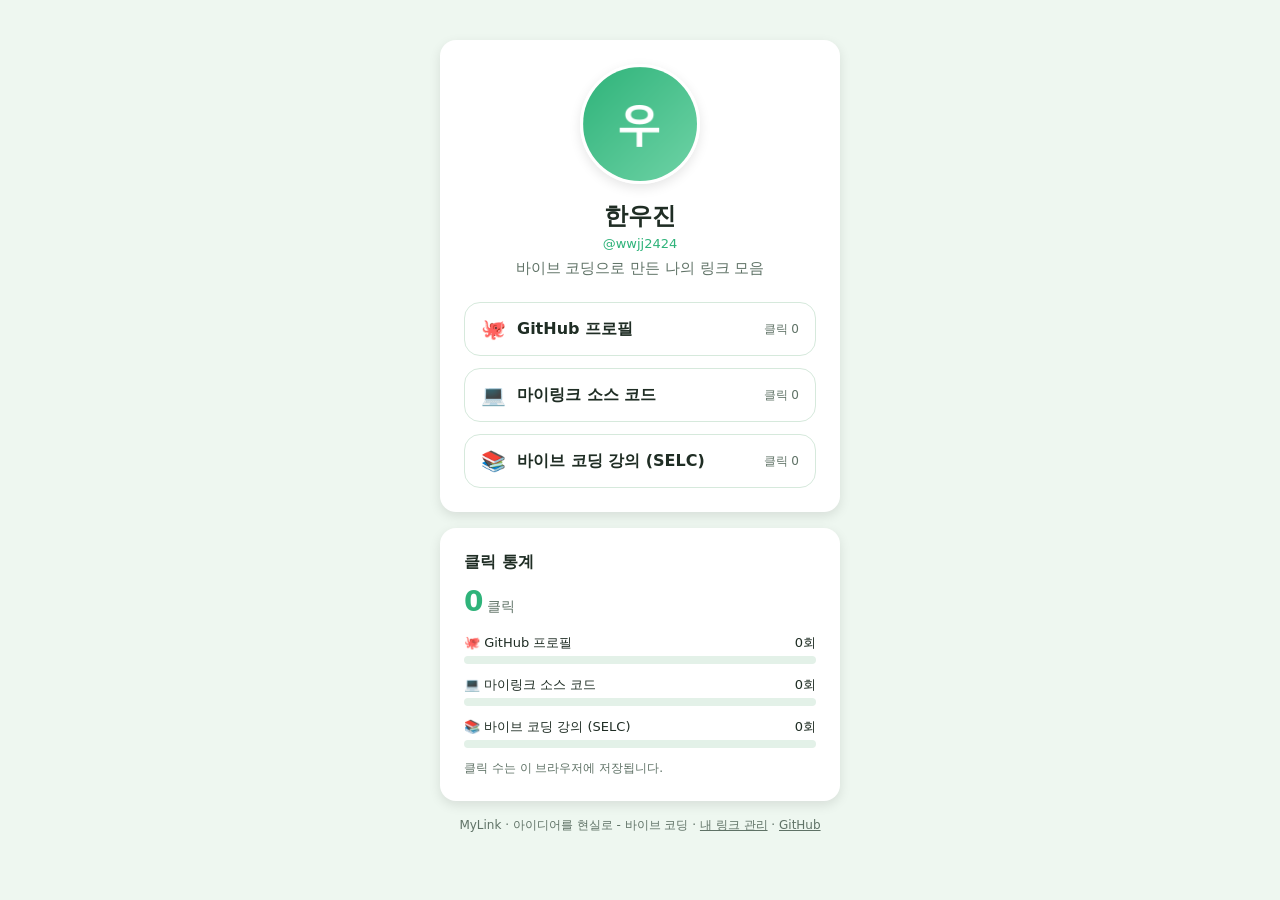
<file: MyLink/index.html>
<!DOCTYPE html>
<html lang="ko">
<head>
  <meta charset="UTF-8">
  <meta name="viewport" content="width=device-width, initial-scale=1.0">
  <title>마이링크 - 한우진</title>
  <meta name="description" content="나만의 링크 페이지를 30분 만에!">
  <meta property="og:type" content="website">
  <meta property="og:title" content="마이링크 - 한우진">
  <meta property="og:description" content="나만의 링크 페이지를 30분 만에!">
  <meta property="og:url" content="https://wwjj2424-del.github.io/mylink/MyLink/">
  <meta property="og:image" content="https://wwjj2424-del.github.io/mylink/MyLink/og.png">
  <meta property="og:image:width" content="1200">
  <meta property="og:image:height" content="630">
  <link rel="icon" href="data:image/svg+xml,%3Csvg xmlns='http://www.w3.org/2000/svg' viewBox='0 0 100 100'%3E%3Ctext y='.9em' font-size='90'%3E%F0%9F%94%97%3C/text%3E%3C/svg%3E">
  <link rel="stylesheet" href="style.css">
</head>
<body>
  <div class="page">
    <main class="card profile">
      <img class="profile-img" src="profile.png" alt="프로필 이미지">
      <h1 id="display-name"></h1>
      <p class="username" id="username"></p>
      <p class="bio" id="bio"></p>
      <ul class="links" id="links"></ul>
    </main>

    <section class="card stats" id="stats" aria-labelledby="stats-title">
      <h2 id="stats-title">클릭 통계</h2>
      <p class="total"><strong data-total>0</strong>클릭</p>
      <div data-stat-list></div>
      <p class="note">클릭 수는 이 브라우저에 저장됩니다.</p>
    </section>

    <footer>
      MyLink · 아이디어를 현실로 - 바이브 코딩 ·
      <a href="mypage.html">내 링크 관리</a> ·
      <a href="https://github.com/wwjj2424-del/mylink" target="_blank" rel="noopener">GitHub</a>
    </footer>
  </div>

  <script src="data.js"></script>
  <script src="ui.js"></script>
  <script>
    const profile = MyLinkData.getProfile();
    document.getElementById("display-name").textContent = profile.displayName;
    document.getElementById("username").textContent = profile.username ? `@${profile.username}` : "";
    document.getElementById("bio").textContent = profile.bio;

    const stats = document.getElementById("stats");
    const list = document.getElementById("links");

    function render() {
      const links = MyLinkData.getLinks();
      const clicks = MyLinkData.getClicks();
      list.replaceChildren();

      if (links.length === 0) {
        const empty = document.createElement("li");
        empty.className = "empty";
        empty.textContent = "아직 등록된 링크가 없어요.";
        list.appendChild(empty);
      }

      links.forEach(link => {
        const li = document.createElement("li");
        const a = document.createElement("a");
        a.className = "link";
        a.href = link.url;
        a.target = "_blank";
        a.rel = "noopener";

        const icon = document.createElement("span");
        icon.className = "link-icon";
        icon.setAttribute("aria-hidden", "true");
        icon.textContent = MyLinkUI.icon(link.icon);
        const title = document.createElement("span");
        title.className = "link-title";
        title.textContent = link.title;
        const count = document.createElement("span");
        count.className = "count";
        count.textContent = `클릭 ${clicks[link.id] || 0}`;

        a.append(icon, title, count);
        a.addEventListener("click", () => {
          count.textContent = `클릭 ${MyLinkData.addClick(link.id)}`;
          MyLinkUI.renderStats(stats, MyLinkData.getLinks(), MyLinkData.getClicks());
        });

        li.appendChild(a);
        list.appendChild(li);
      });

      MyLinkUI.renderStats(stats, links, clicks);
    }

    render();
  </script>
</body>
</html>
</file>
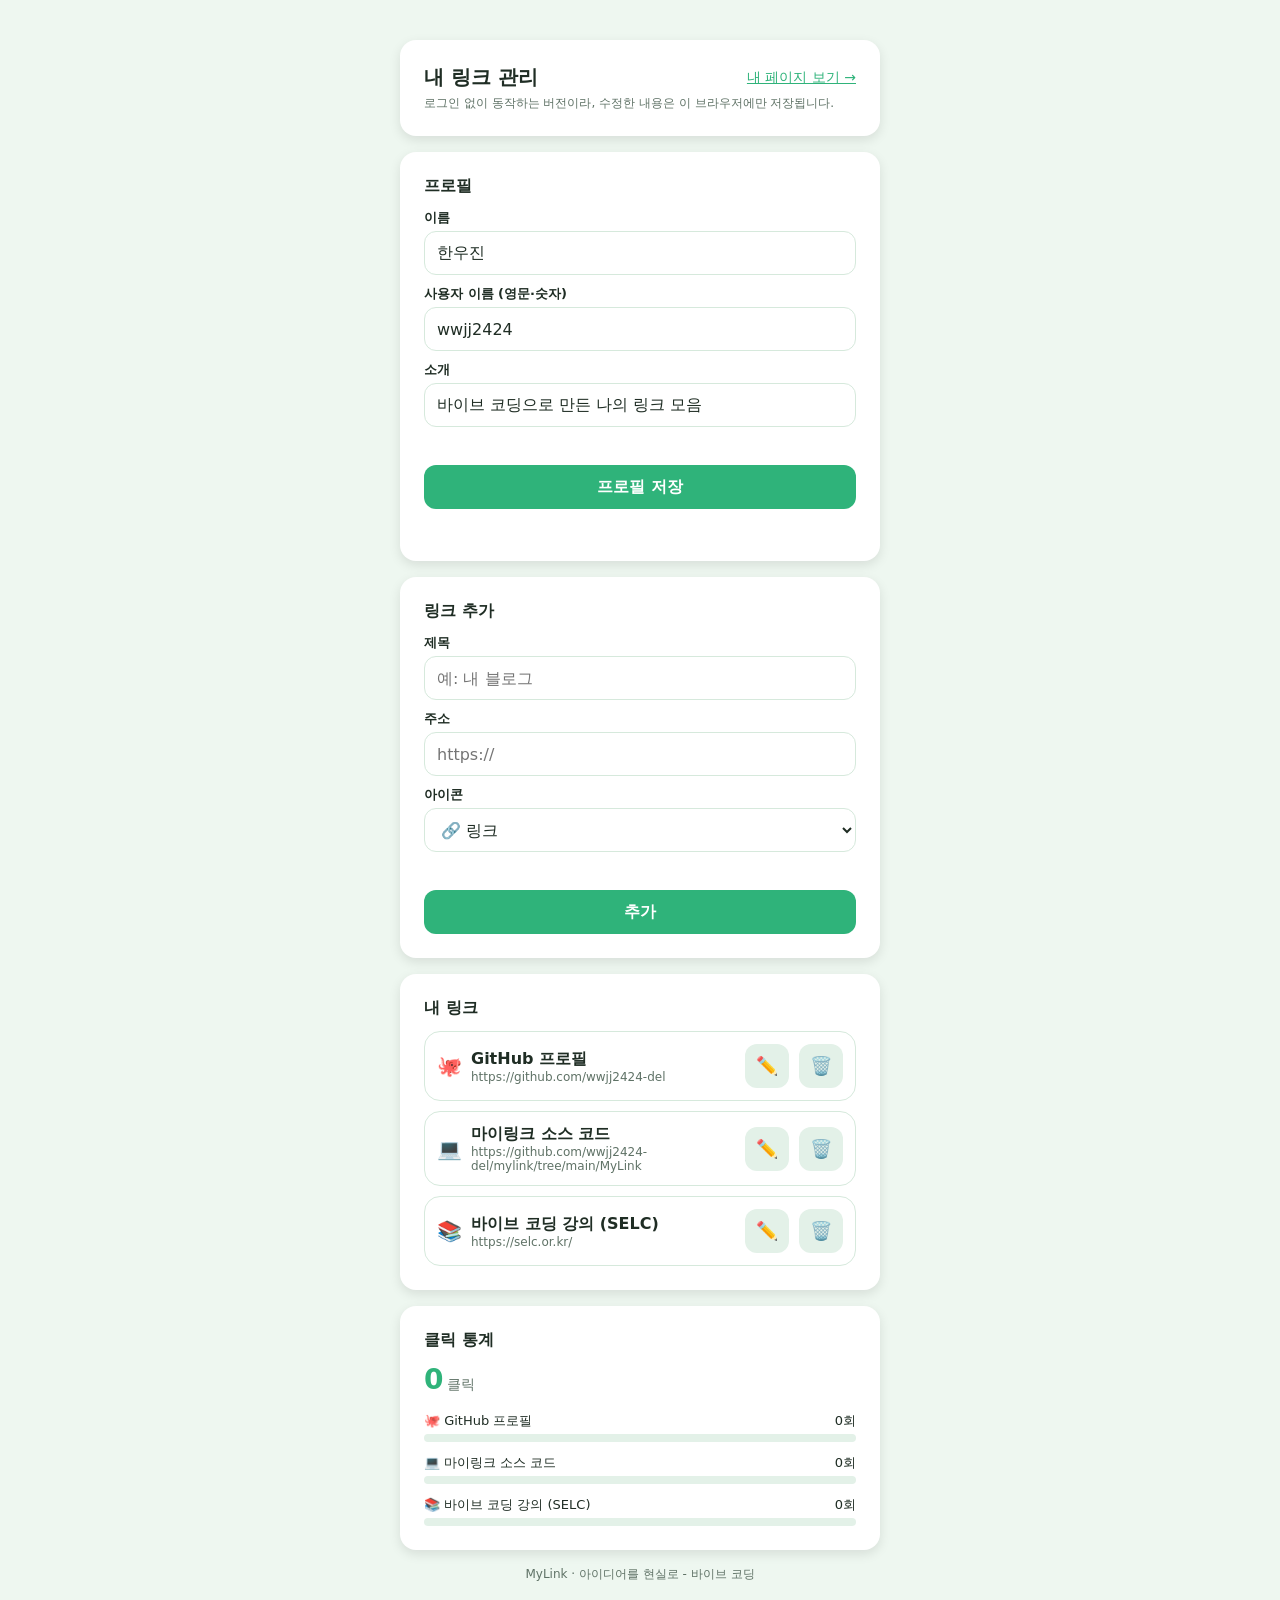
<file: MyLink/mypage.html>
<!DOCTYPE html>
<html lang="ko">
<head>
  <meta charset="UTF-8">
  <meta name="viewport" content="width=device-width, initial-scale=1.0">
  <title>내 링크 관리 - 마이링크</title>
  <meta name="robots" content="noindex">
  <link rel="icon" href="data:image/svg+xml,%3Csvg xmlns='http://www.w3.org/2000/svg' viewBox='0 0 100 100'%3E%3Ctext y='.9em' font-size='90'%3E%F0%9F%94%97%3C/text%3E%3C/svg%3E">
  <link rel="stylesheet" href="style.css">
  <style>
    .page-head { display: flex; justify-content: space-between; align-items: center; gap: 12px; }
    .page-head h1 { margin: 0; font-size: 20px; }
    .page-head a { font-size: 14px; color: var(--accent); }
    .storage-note { margin: 4px 0 0; font-size: 12px; color: var(--muted); }

    form { display: grid; gap: 10px; }
    label { font-size: 13px; font-weight: 600; }
    input, select {
      width: 100%;
      min-height: 44px;
      padding: 0 12px;
      border: 1px solid var(--border);
      border-radius: 12px;
      background: var(--card);
      color: var(--text);
      font: inherit;
    }
    .field { display: grid; gap: 4px; }
    .error { margin: 0; min-height: 18px; font-size: 13px; color: var(--danger); }
    .saved { margin: 0; font-size: 13px; color: var(--accent); min-height: 18px; }

    ul.manage { list-style: none; margin: 0; padding: 0; display: grid; gap: 10px; }
    .item {
      display: flex; align-items: center; gap: 10px;
      padding: 12px;
      border: 1px solid var(--border);
      border-radius: 16px;
    }
    .item-body { flex: 1; min-width: 0; }
    .item-title { font-weight: 600; overflow-wrap: anywhere; }
    .item-url { font-size: 12px; color: var(--muted); overflow-wrap: anywhere; }
    .badge {
      display: inline-block; margin-left: 6px; padding: 1px 6px;
      border-radius: 6px; background: var(--accent); color: #fff;
      font-size: 10px; font-weight: 700; vertical-align: middle;
    }
    .icon-btn {
      width: 44px; height: 44px; flex-shrink: 0;
      border: none; border-radius: 12px;
      background: var(--track); cursor: pointer; font-size: 18px;
    }
    .edit-form { display: grid; gap: 8px; flex: 1; }
    .row-actions { display: flex; gap: 8px; justify-content: flex-end; }

    .modal-backdrop {
      position: fixed; inset: 0;
      background: rgba(0, 0, 0, 0.45);
      display: none; align-items: center; justify-content: center;
      padding: 16px;
    }
    .modal-backdrop.open { display: flex; }
    .modal { width: 100%; max-width: 360px; text-align: center; }
    .modal h2 { margin: 0 0 8px; font-size: 18px; }
    .modal p { margin: 0 0 6px; font-size: 14px; }
    .modal .warn { color: var(--danger); font-size: 13px; margin-bottom: 20px; }
    .modal-actions { display: flex; gap: 8px; }
    .modal-actions .btn { flex: 1; }
  </style>
</head>
<body>
  <div class="page wide">
    <header class="card">
      <div class="page-head">
        <h1>내 링크 관리</h1>
        <a href="index.html">내 페이지 보기 →</a>
      </div>
      <p class="storage-note">로그인 없이 동작하는 버전이라, 수정한 내용은 이 브라우저에만 저장됩니다.</p>
    </header>

    <section class="card" aria-labelledby="profile-title">
      <h2 id="profile-title">프로필</h2>
      <form id="profile-form" novalidate>
        <div class="field">
          <label for="p-name">이름</label>
          <input id="p-name" maxlength="30">
        </div>
        <div class="field">
          <label for="p-username">사용자 이름 (영문·숫자)</label>
          <input id="p-username" maxlength="30">
        </div>
        <div class="field">
          <label for="p-bio">소개</label>
          <input id="p-bio" maxlength="80">
        </div>
        <p class="error" id="profile-error" role="alert"></p>
        <button class="btn btn-primary" type="submit">프로필 저장</button>
        <p class="saved" id="profile-saved" aria-live="polite"></p>
      </form>
    </section>

    <section class="card" aria-labelledby="add-title">
      <h2 id="add-title">링크 추가</h2>
      <form id="add-form" novalidate>
        <div class="field">
          <label for="add-title-input">제목</label>
          <input id="add-title-input" maxlength="40" placeholder="예: 내 블로그">
        </div>
        <div class="field">
          <label for="add-url-input">주소</label>
          <input id="add-url-input" inputmode="url" placeholder="https://">
        </div>
        <div class="field">
          <label for="add-icon-input">아이콘</label>
          <select id="add-icon-input"></select>
        </div>
        <p class="error" id="add-error" role="alert"></p>
        <button class="btn btn-primary" type="submit">추가</button>
      </form>
    </section>

    <section class="card" aria-labelledby="list-title">
      <h2 id="list-title">내 링크</h2>
      <ul class="manage" id="manage-list"></ul>
    </section>

    <section class="card stats" id="stats" aria-labelledby="stats-title">
      <h2 id="stats-title">클릭 통계</h2>
      <p class="total"><strong data-total>0</strong>클릭</p>
      <div data-stat-list></div>
    </section>

    <footer>MyLink · 아이디어를 현실로 - 바이브 코딩</footer>
  </div>

  <div class="modal-backdrop" id="delete-modal" role="dialog" aria-modal="true" aria-labelledby="modal-title">
    <div class="card modal">
      <h2 id="modal-title">정말 삭제하시겠습니까?</h2>
      <p id="modal-text"></p>
      <p class="warn">삭제한 링크는 되돌릴 수 없어요.</p>
      <div class="modal-actions">
        <button class="btn btn-gray" type="button" id="modal-cancel">취소</button>
        <button class="btn btn-danger" type="button" id="modal-confirm">삭제하기</button>
      </div>
    </div>
  </div>

  <script src="data.js"></script>
  <script src="ui.js"></script>
  <script>
    const stats = document.getElementById("stats");
    const manageList = document.getElementById("manage-list");
    const newIds = new Set();
    let editingId = null;
    let deletingId = null;

    // 링크 입력값 검사: 문제가 있으면 안내 문구를, 없으면 빈 문자열을 돌려줍니다.
    function validateLink(title, url) {
      if (!title) return "제목을 입력해주세요";
      if (!url) return "주소를 입력해주세요";
      if (!MyLinkData.isValidUrl(url)) return "올바른 주소를 입력해주세요";
      return "";
    }

    function iconOptions(select, selected) {
      select.replaceChildren();
      Object.keys(MyLinkUI.ICONS).forEach(key => {
        const option = document.createElement("option");
        option.value = key;
        option.textContent = `${MyLinkUI.ICONS[key]} ${MyLinkUI.ICON_LABELS[key]}`;
        option.selected = key === selected;
        select.appendChild(option);
      });
    }

    // 프로필
    const profile = MyLinkData.getProfile();
    const pName = document.getElementById("p-name");
    const pUsername = document.getElementById("p-username");
    const pBio = document.getElementById("p-bio");
    pName.value = profile.displayName;
    pUsername.value = profile.username;
    pBio.value = profile.bio;

    document.getElementById("profile-form").addEventListener("submit", event => {
      event.preventDefault();
      const error = document.getElementById("profile-error");
      const saved = document.getElementById("profile-saved");
      saved.textContent = "";
      const displayName = pName.value.trim();
      const username = pUsername.value.trim();
      if (!displayName) { error.textContent = "이름을 입력해주세요"; return; }
      if (!/^[a-zA-Z0-9_-]{2,30}$/.test(username)) {
        error.textContent = "사용자 이름은 영문, 숫자, -, _ 로 2자 이상 입력해주세요";
        return;
      }
      error.textContent = "";
      MyLinkData.saveProfile({ displayName, username, bio: pBio.value.trim() });
      saved.textContent = "저장했어요.";
    });

    // 링크 추가: 실패하면 입력값을 그대로 두고, 성공하면 입력 칸을 비웁니다.
    const addTitle = document.getElementById("add-title-input");
    const addUrl = document.getElementById("add-url-input");
    const addIcon = document.getElementById("add-icon-input");
    iconOptions(addIcon, "link");

    document.getElementById("add-form").addEventListener("submit", event => {
      event.preventDefault();
      const title = addTitle.value.trim();
      const url = addUrl.value.trim();
      const message = validateLink(title, url);
      document.getElementById("add-error").textContent = message;
      if (message) return;

      const link = MyLinkData.addLink({ title, url, icon: addIcon.value });
      newIds.add(link.id);
      addTitle.value = "";
      addUrl.value = "";
      iconOptions(addIcon, "link");
      addTitle.focus();
      render();
    });

    // 목록: 보기 모드 / 인라인 수정 모드
    function viewRow(link) {
      const li = document.createElement("li");
      li.className = "item";

      const icon = document.createElement("span");
      icon.className = "link-icon";
      icon.setAttribute("aria-hidden", "true");
      icon.textContent = MyLinkUI.icon(link.icon);

      const body = document.createElement("div");
      body.className = "item-body";
      const title = document.createElement("div");
      title.className = "item-title";
      title.textContent = link.title;
      if (newIds.has(link.id)) {
        const badge = document.createElement("span");
        badge.className = "badge";
        badge.textContent = "NEW";
        title.appendChild(badge);
      }
      const url = document.createElement("div");
      url.className = "item-url";
      url.textContent = link.url;
      body.append(title, url);

      const edit = document.createElement("button");
      edit.className = "icon-btn";
      edit.type = "button";
      edit.textContent = "✏️";
      edit.setAttribute("aria-label", `${link.title} 수정`);
      edit.addEventListener("click", () => { editingId = link.id; render(); });

      const remove = document.createElement("button");
      remove.className = "icon-btn";
      remove.type = "button";
      remove.textContent = "🗑️";
      remove.setAttribute("aria-label", `${link.title} 삭제`);
      remove.addEventListener("click", () => openDeleteModal(link));

      li.append(icon, body, edit, remove);
      return li;
    }

    function editRow(link) {
      const li = document.createElement("li");
      li.className = "item";
      const form = document.createElement("form");
      form.className = "edit-form";
      form.noValidate = true;

      const title = document.createElement("input");
      title.value = link.title;
      title.maxLength = 40;
      title.setAttribute("aria-label", "제목");
      const url = document.createElement("input");
      url.value = link.url;
      url.inputMode = "url";
      url.setAttribute("aria-label", "주소");
      const icon = document.createElement("select");
      icon.setAttribute("aria-label", "아이콘");
      iconOptions(icon, link.icon || "link");
      const error = document.createElement("p");
      error.className = "error";
      error.setAttribute("role", "alert");

      const actions = document.createElement("div");
      actions.className = "row-actions";
      const cancel = document.createElement("button");
      cancel.type = "button";
      cancel.className = "btn btn-gray";
      cancel.textContent = "취소";
      cancel.addEventListener("click", () => { editingId = null; render(); });
      const save = document.createElement("button");
      save.type = "submit";
      save.className = "btn btn-primary";
      save.textContent = "저장";
      actions.append(cancel, save);

      form.addEventListener("submit", event => {
        event.preventDefault();
        const message = validateLink(title.value.trim(), url.value.trim());
        error.textContent = message;
        if (message) return;
        MyLinkData.updateLink(link.id, { title: title.value.trim(), url: url.value.trim(), icon: icon.value });
        editingId = null;
        render();
      });

      form.append(title, url, icon, error, actions);
      li.appendChild(form);
      setTimeout(() => title.focus());
      return li;
    }

    // 삭제 확인 모달
    const modal = document.getElementById("delete-modal");
    function openDeleteModal(link) {
      deletingId = link.id;
      document.getElementById("modal-text").textContent = `"${link.title}" 링크가 삭제됩니다.`;
      modal.classList.add("open");
      document.getElementById("modal-cancel").focus();
    }
    function closeDeleteModal() {
      deletingId = null;
      modal.classList.remove("open");
    }
    document.getElementById("modal-cancel").addEventListener("click", closeDeleteModal);
    document.getElementById("modal-confirm").addEventListener("click", () => {
      if (deletingId) MyLinkData.deleteLink(deletingId);
      closeDeleteModal();
      render();
    });
    modal.addEventListener("click", event => { if (event.target === modal) closeDeleteModal(); });
    document.addEventListener("keydown", event => { if (event.key === "Escape") closeDeleteModal(); });

    function render() {
      const links = MyLinkData.getLinks();
      manageList.replaceChildren();
      if (links.length === 0) {
        const empty = document.createElement("li");
        empty.className = "empty";
        empty.textContent = "아직 링크가 없어요. 위에서 추가해 보세요.";
        manageList.appendChild(empty);
      }
      links.forEach(link => manageList.appendChild(link.id === editingId ? editRow(link) : viewRow(link)));
      MyLinkUI.renderStats(stats, links, MyLinkData.getClicks());
    }

    render();
  </script>
</body>
</html>
</file>
<file: MyLink/style.css>
/* 마이링크 공통 스타일 (4주차 기준: 카드, 그림자, 둥근 모서리 16px, 원형 프로필 120px) */
:root {
  --bg: #eef7f0;
  --card: #ffffff;
  --text: #1f2d24;
  --muted: #5f7266;
  --accent: #2fb37a;
  --track: #e3f1e8;
  --border: #d6e9dc;
  --danger: #e5484d;
  --gray: #8a968f;
  --shadow: 0 4px 12px rgba(0, 0, 0, 0.1);
}
@media (prefers-color-scheme: dark) {
  :root {
    --bg: #121a15;
    --card: #1b2620;
    --text: #e6f2ea;
    --muted: #9db5a6;
    --accent: #3cc98a;
    --track: #24332a;
    --border: #2a3a31;
    --shadow: 0 4px 12px rgba(0, 0, 0, 0.4);
  }
}

* { box-sizing: border-box; }
body {
  margin: 0;
  min-height: 100vh;
  background: var(--bg);
  color: var(--text);
  font-family: "Pretendard", "Apple SD Gothic Neo", "Malgun Gothic", system-ui, sans-serif;
  display: flex;
  justify-content: center;
  padding: 40px 0;
}

/* 반응형: 모바일 100%(패딩 16px) / 태블릿 80%(최대 480px) / 데스크탑 400px 고정 */
.page { width: 100%; padding: 0 16px; display: grid; gap: 16px; align-content: start; }
@media (min-width: 768px) { .page { width: 80%; max-width: 480px; padding: 0; } }
@media (min-width: 1024px) { .page { width: 400px; } }
.page.wide { max-width: 520px; }
@media (min-width: 1024px) { .page.wide { width: 480px; } }

.card {
  background: var(--card);
  border-radius: 16px;
  box-shadow: var(--shadow);
  padding: 24px;
}

.profile { text-align: center; }
.profile-img {
  width: 120px; height: 120px;
  border-radius: 50%;
  border: 3px solid #fff;
  box-shadow: var(--shadow);
  object-fit: cover;
  display: block;
  margin: 0 auto 16px;
}
.profile h1 { margin: 0 0 4px; font-size: 24px; }
.username { margin: 0 0 8px; font-size: 13px; color: var(--accent); }
.bio { margin: 0 0 24px; color: var(--muted); font-size: 15px; }

ul.links { list-style: none; margin: 0; padding: 0; display: grid; gap: 12px; text-align: left; }
a.link {
  display: flex; align-items: center; gap: 12px;
  padding: 14px 16px;
  min-height: 44px;
  background: var(--card);
  border: 1px solid var(--border);
  border-radius: 16px;
  color: var(--text); text-decoration: none; font-weight: 600;
  transition: transform .15s, border-color .15s;
}
a.link:hover { transform: translateY(-2px); border-color: var(--accent); }
.link-icon { font-size: 20px; width: 24px; text-align: center; flex-shrink: 0; }
.link-title { flex: 1; min-width: 0; overflow-wrap: anywhere; }
.count { font-size: 12px; font-weight: 500; color: var(--muted); white-space: nowrap; }

.stats h2, .card h2 { margin: 0 0 12px; font-size: 16px; }
.total { margin: 0 0 16px; font-size: 14px; color: var(--muted); }
.total strong { font-size: 28px; color: var(--accent); margin-right: 4px; }
.stat-row { margin-bottom: 12px; }
.stat-row:last-child { margin-bottom: 0; }
.stat-head { display: flex; justify-content: space-between; gap: 8px; font-size: 13px; margin-bottom: 4px; }
.bar { height: 8px; border-radius: 4px; background: var(--track); overflow: hidden; }
.bar span { display: block; height: 100%; background: var(--accent); border-radius: 4px; transition: width .3s; }
.note, .empty { margin: 12px 0 0; font-size: 12px; color: var(--muted); }

.btn {
  min-height: 44px;
  padding: 0 18px;
  border: none;
  border-radius: 12px;
  font: inherit; font-weight: 600;
  cursor: pointer;
}
.btn-primary { background: var(--accent); color: #fff; }
.btn-gray { background: var(--track); color: var(--text); }
.btn-danger { background: var(--danger); color: #fff; }
.btn:focus-visible, input:focus-visible, select:focus-visible, a:focus-visible {
  outline: 2px solid var(--accent); outline-offset: 2px;
}

footer { text-align: center; font-size: 12px; color: var(--muted); padding-bottom: 16px; }
footer a { color: var(--muted); }
</file>
